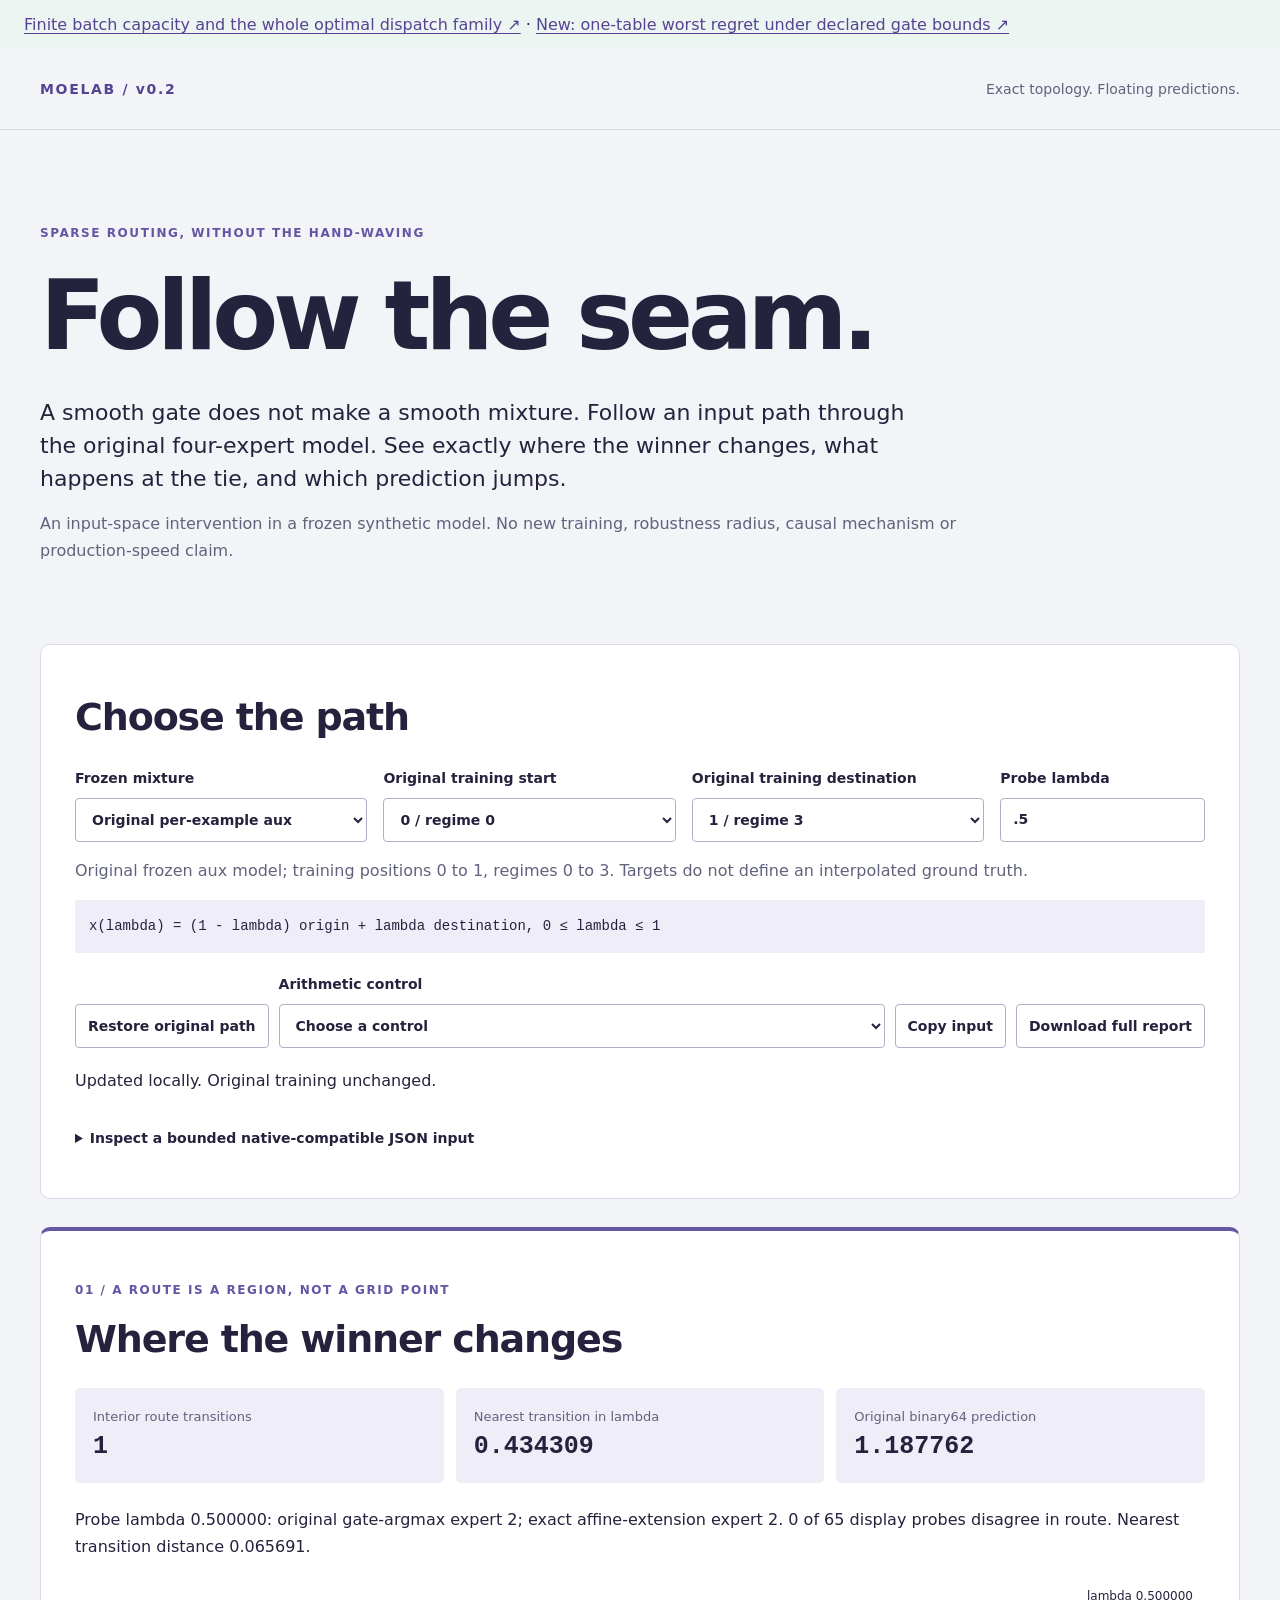
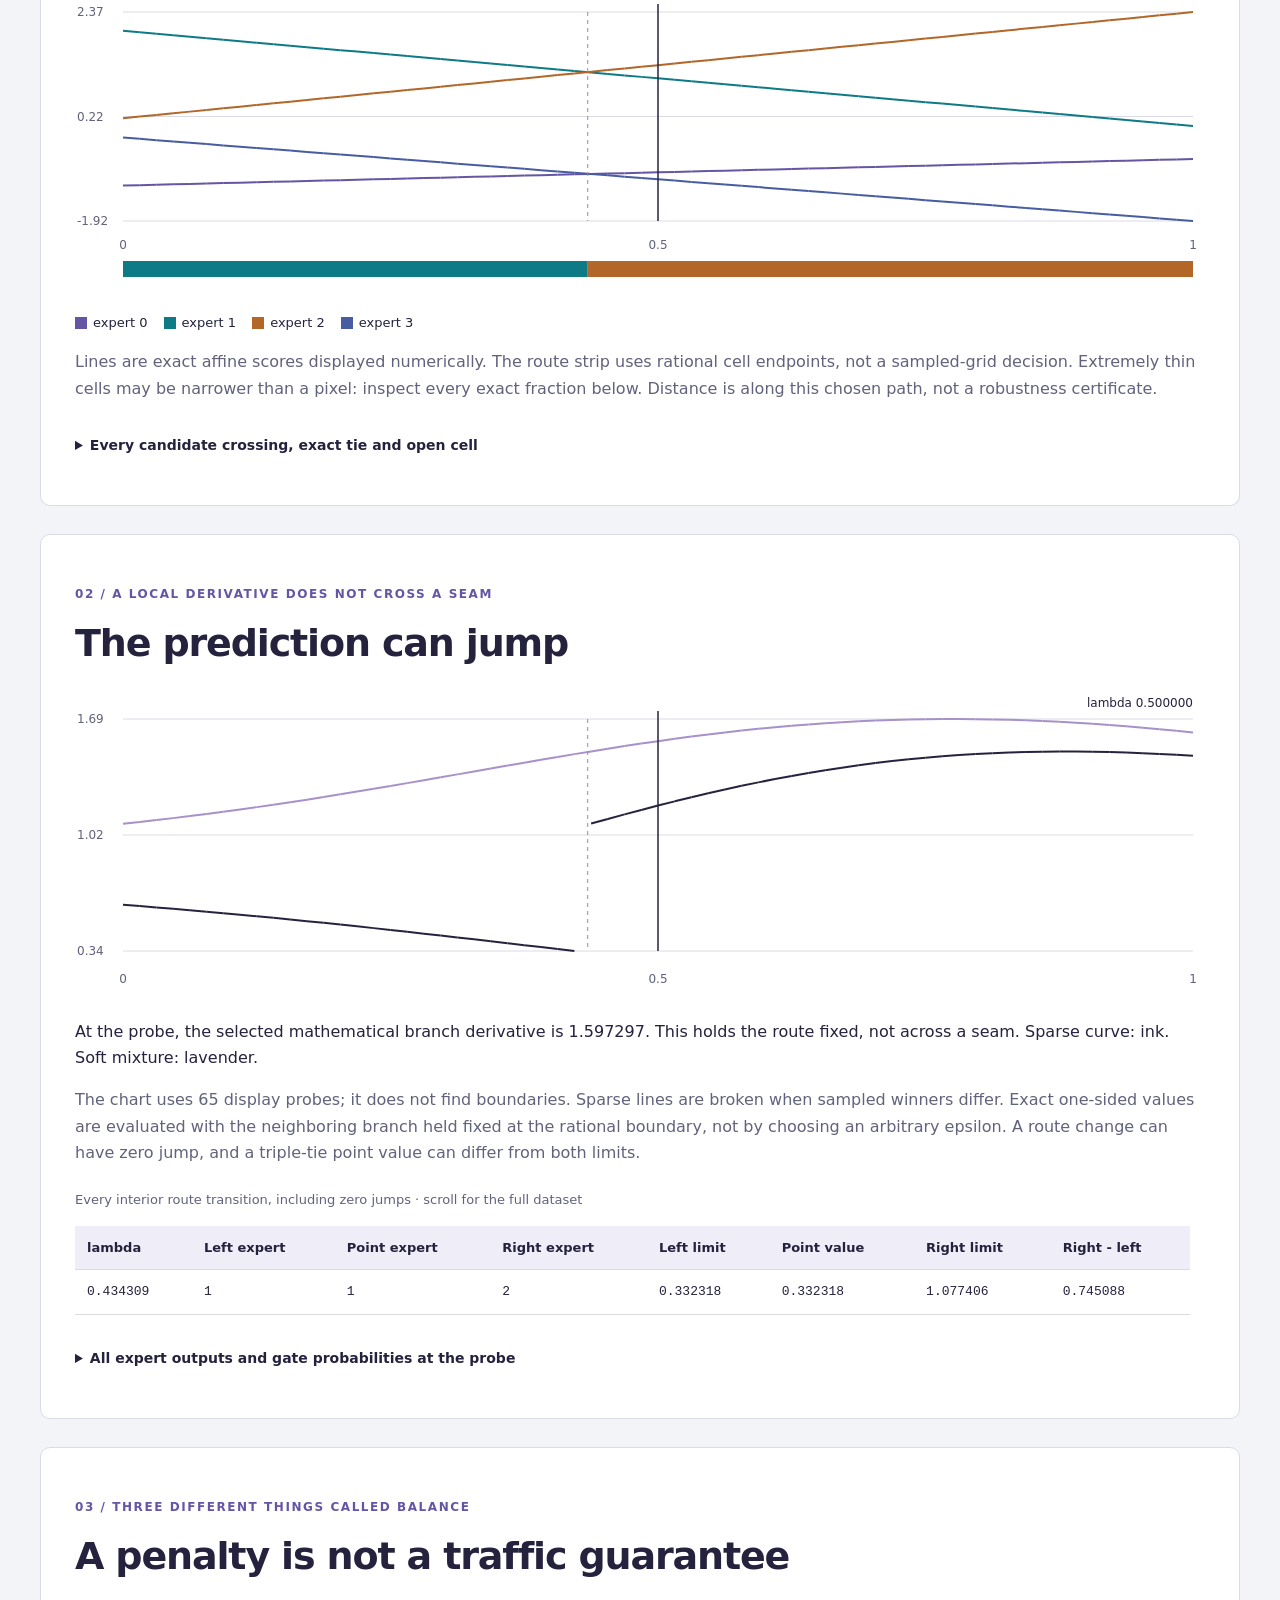
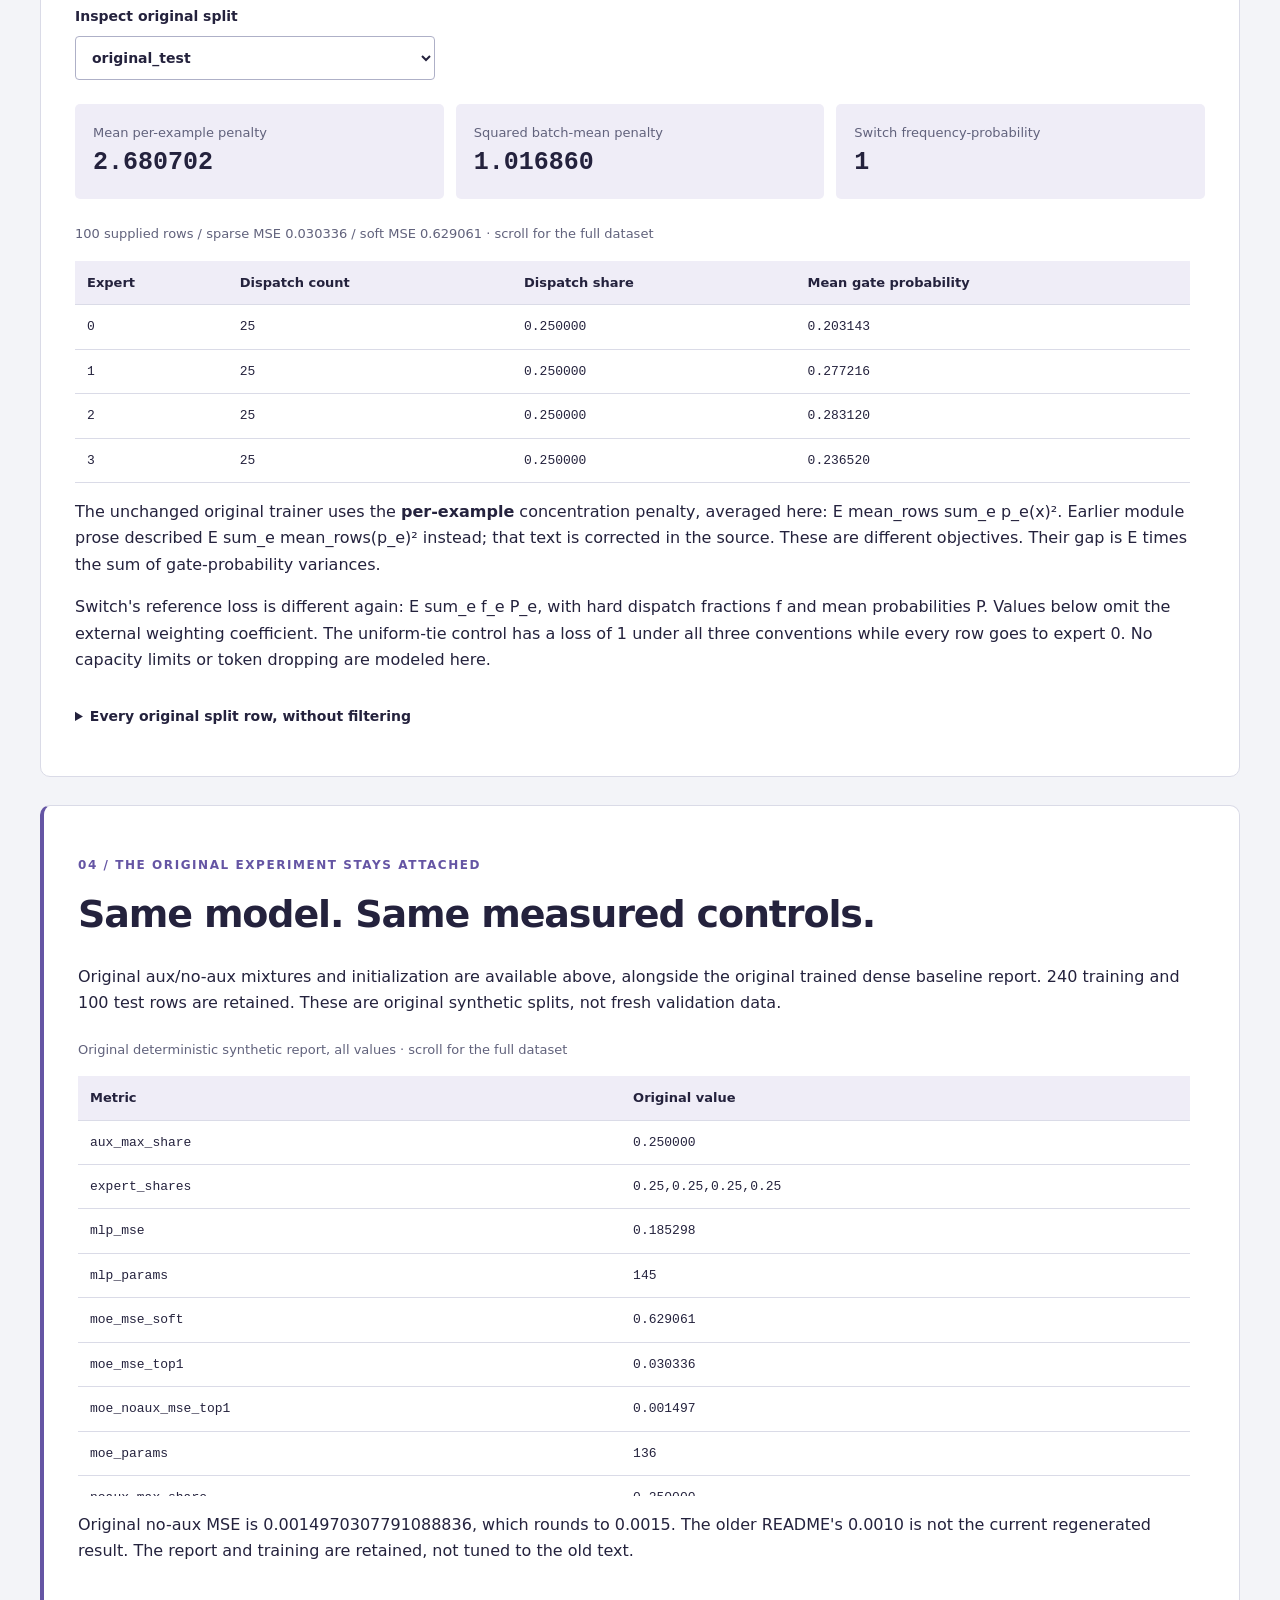
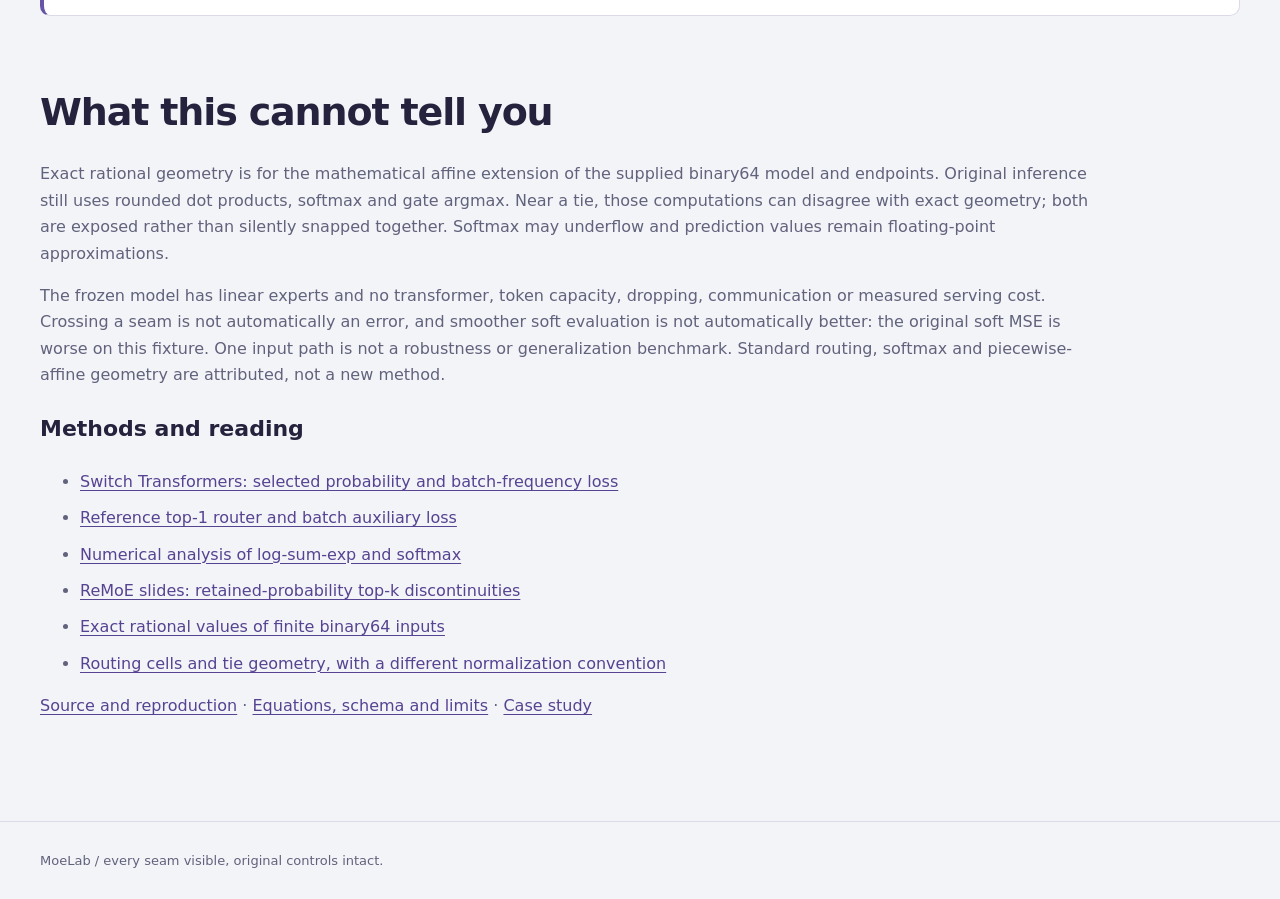
<file: docs/index.html>
<!doctype html><html lang="en"><head><meta charset="utf-8"><meta name="viewport" content="width=device-width,initial-scale=1"><title>MoeLab: follow the routing seam</title><meta name="description" content="Exact affine top-1 route cells, point ties and finite prediction jumps, with original sparse and dense experiments retained."><link rel="stylesheet" href="style.css"><script defer src="data.js"></script><script defer src="routes.js"></script><script defer src="app.js"></script></head><body>
<p style="padding:12px 24px;margin:0;background:#edf5f2"><a href="capacity.html">Finite batch capacity and the whole optimal dispatch family ↗</a> · <a href="gate.html">New: one-table worst regret under declared gate bounds ↗</a></p><header><a href="https://github.com/midya8/moelab">MOELAB / v0.2</a><span>Exact topology. Floating predictions.</span></header><main><section class="hero"><p class="eyebrow">SPARSE ROUTING, WITHOUT THE HAND-WAVING</p><h1>Follow the seam.</h1><p class="intro">A smooth gate does not make a smooth mixture. Follow an input path through the original four-expert model. See exactly where the winner changes, what happens at the tie, and which prediction jumps.</p><p class="muted">An input-space intervention in a frozen synthetic model. No new training, robustness radius, causal mechanism or production-speed claim.</p></section>
<section class="panel"><h2>Choose the path</h2><div class="controls"><label>Frozen mixture<select id="model"></select></label><label>Original training start<select id="start"></select></label><label>Original training destination<select id="end"></select></label><label>Probe lambda<input id="probe" type="number" min="0" max="1" step="0.01" value="0.5"></label></div><p id="path-note" class="muted"></p><p class="formula">x(lambda) = (1 - lambda) origin + lambda destination, 0 ≤ lambda ≤ 1</p><div class="buttons"><button id="reset">Restore original path</button><label>Arithmetic control<select id="control"><option value="">Choose a control</option></select></label><button id="copy">Copy input</button><button id="download">Download full report</button></div><p id="status" role="status" aria-live="polite"></p><details><summary>Inspect a bounded native-compatible JSON input</summary><p>1..32 inputs, 2..16 experts, up to four splits and 512 evaluation rows. Nothing is uploaded. Duplicate keys are rejected.</p><textarea id="custom" aria-label="Custom model and path JSON" spellcheck="false"></textarea><button id="apply">Inspect JSON</button></details></section>
<div id="results"><section class="panel"><p class="eyebrow">01 / A ROUTE IS A REGION, NOT A GRID POINT</p><h2>Where the winner changes</h2><div class="facts"><div><span>Interior route transitions</span><strong id="transition-count"></strong></div><div><span>Nearest transition in lambda</span><strong id="nearest"></strong></div><div><span>Original binary64 prediction</span><strong id="prediction"></strong></div></div><p id="probe-note"></p><div id="router-chart" class="chart" role="img" aria-label="Affine router logits and exact winning route cells"></div><div id="legend" class="legend"></div><p class="muted">Lines are exact affine scores displayed numerically. The route strip uses rational cell endpoints, not a sampled-grid decision. Extremely thin cells may be narrower than a pixel: inspect every exact fraction below. Distance is along this chosen path, not a robustness certificate.</p><details><summary>Every candidate crossing, exact tie and open cell</summary><p>Nonwinning crossings remain in this audit. Parallel identical lines remain co-maximal throughout a cell. Point ties choose the lowest expert index.</p><div id="point-table"></div><div id="cell-table"></div><div id="parallel-table"></div></details></section>
<section class="panel"><p class="eyebrow">02 / A LOCAL DERIVATIVE DOES NOT CROSS A SEAM</p><h2>The prediction can jump</h2><div id="output-chart" class="chart" role="img" aria-label="Sparse and soft predictions at 65 display probes; sparse lines break at route changes"></div><p id="derivative-note"></p><p class="muted">The chart uses 65 display probes; it does not find boundaries. Sparse lines are broken when sampled winners differ. Exact one-sided values are evaluated with the neighboring branch held fixed at the rational boundary, not by choosing an arbitrary epsilon. A route change can have zero jump, and a triple-tie point value can differ from both limits.</p><div id="boundary-table"></div><details><summary>All expert outputs and gate probabilities at the probe</summary><div id="probe-table"></div><p id="rounding-note"></p></details></section>
<section class="panel"><p class="eyebrow">03 / THREE DIFFERENT THINGS CALLED BALANCE</p><h2>A penalty is not a traffic guarantee</h2><label class="split-label">Inspect original split<select id="split"></select></label><div id="balance-facts" class="facts"></div><div id="share-table"></div><p>The unchanged original trainer uses the <strong>per-example</strong> concentration penalty, averaged here: E mean_rows sum_e p_e(x)². Earlier module prose described E sum_e mean_rows(p_e)² instead; that text is corrected in the source. These are different objectives. Their gap is E times the sum of gate-probability variances.</p><p>Switch's reference loss is different again: E sum_e f_e P_e, with hard dispatch fractions f and mean probabilities P. Values below omit the external weighting coefficient. The uniform-tie control has a loss of 1 under all three conventions while every row goes to expert 0. No capacity limits or token dropping are modeled here.</p><details><summary>Every original split row, without filtering</summary><p>Targets only enter descriptive MSE. They never change route geometry or the frozen model.</p><div id="evaluation-table"></div></details></section>
<section class="panel original"><p class="eyebrow">04 / THE ORIGINAL EXPERIMENT STAYS ATTACHED</p><h2>Same model. Same measured controls.</h2><p>Original aux/no-aux mixtures and initialization are available above, alongside the original trained dense baseline report. 240 training and 100 test rows are retained. These are original synthetic splits, not fresh validation data.</p><div id="original-table"></div><p>Original no-aux MSE is 0.0014970307791088836, which rounds to 0.0015. The older README's 0.0010 is not the current regenerated result. The report and training are retained, not tuned to the old text.</p></section></div>
<section class="limits"><h2>What this cannot tell you</h2><p>Exact rational geometry is for the mathematical affine extension of the supplied binary64 model and endpoints. Original inference still uses rounded dot products, softmax and gate argmax. Near a tie, those computations can disagree with exact geometry; both are exposed rather than silently snapped together. Softmax may underflow and prediction values remain floating-point approximations.</p><p>The frozen model has linear experts and no transformer, token capacity, dropping, communication or measured serving cost. Crossing a seam is not automatically an error, and smoother soft evaluation is not automatically better: the original soft MSE is worse on this fixture. One input path is not a robustness or generalization benchmark. Standard routing, softmax and piecewise-affine geometry are attributed, not a new method.</p><h3>Methods and reading</h3><ul><li><a href="https://arxiv.org/html/2101.03961v2">Switch Transformers: selected probability and batch-frequency loss</a></li><li><a href="https://github.com/huggingface/transformers/blob/main/src/transformers/models/switch_transformers/modeling_switch_transformers.py">Reference top-1 router and batch auxiliary loss</a></li><li><a href="https://academic.oup.com/imajna/article/41/4/2311/5893596">Numerical analysis of log-sum-exp and softmax</a></li><li><a href="https://iclr.cc/media/iclr-2025/Slides/31028.pdf">ReMoE slides: retained-probability top-k discontinuities</a></li><li><a href="https://docs.python.org/3/library/fractions.html">Exact rational values of finite binary64 inputs</a></li><li><a href="https://arxiv.org/html/2606.19036">Routing cells and tie geometry, with a different normalization convention</a></li></ul><p><a href="https://github.com/midya8/moelab">Source and reproduction</a> · <a href="https://github.com/midya8/moelab/blob/main/ROUTES.md">Equations, schema and limits</a> · <a href="https://github.com/midya8/Midya-portfolio/blob/main/projects/moelab.md">Case study</a></p></section></main><footer>MoeLab / every seam visible, original controls intact.</footer></body></html>
</file>
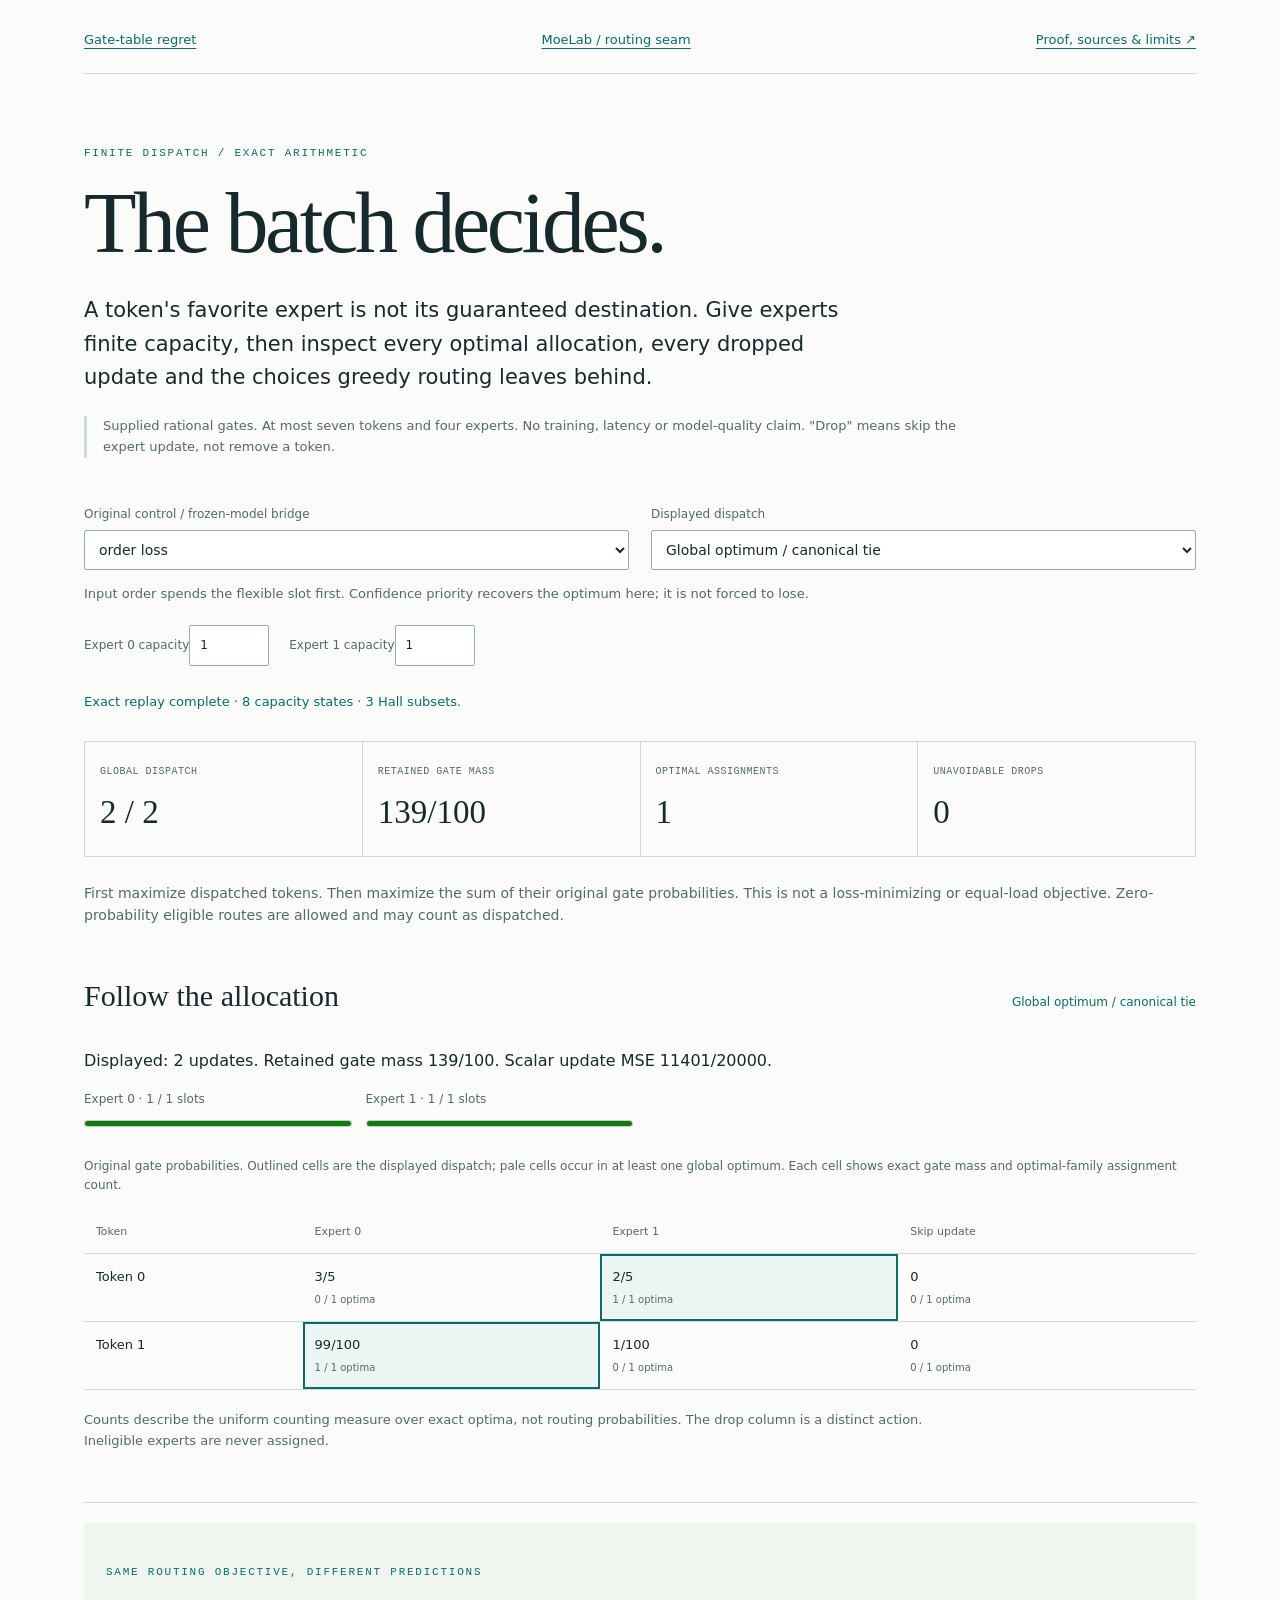
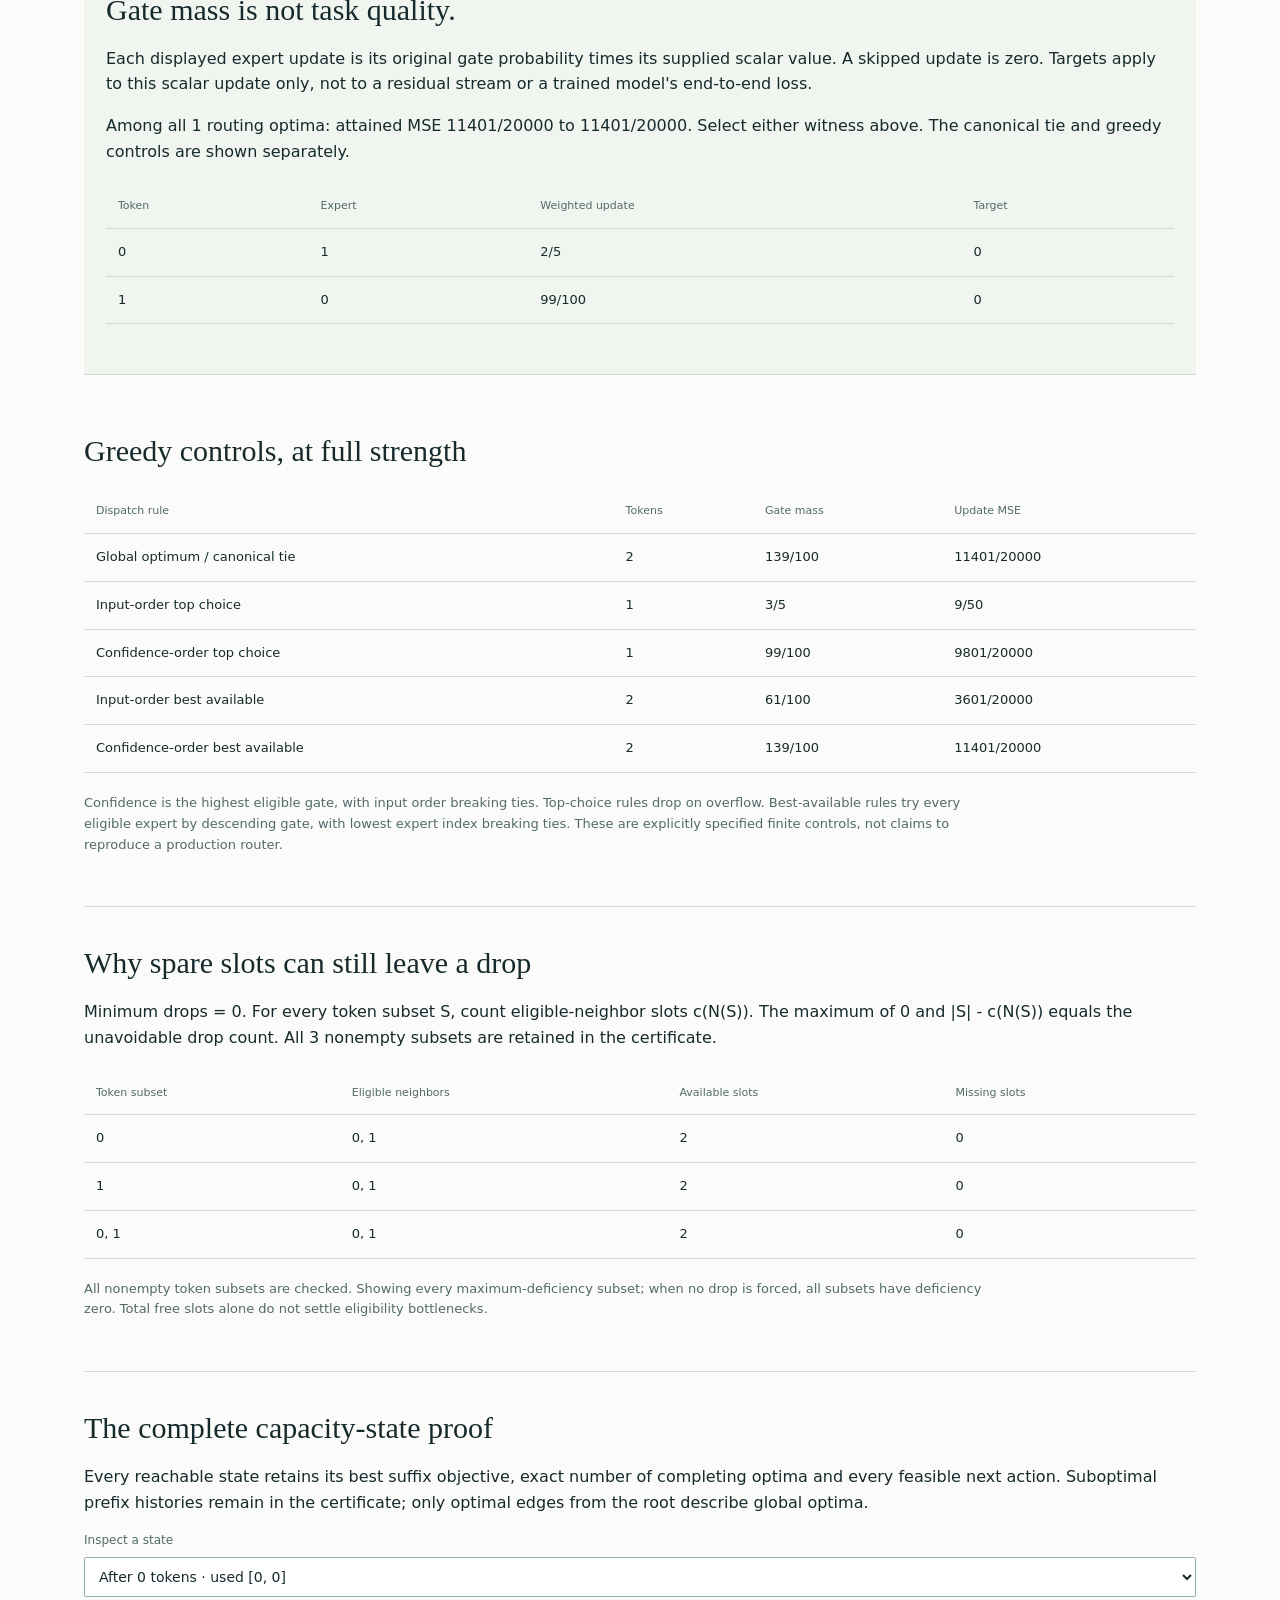
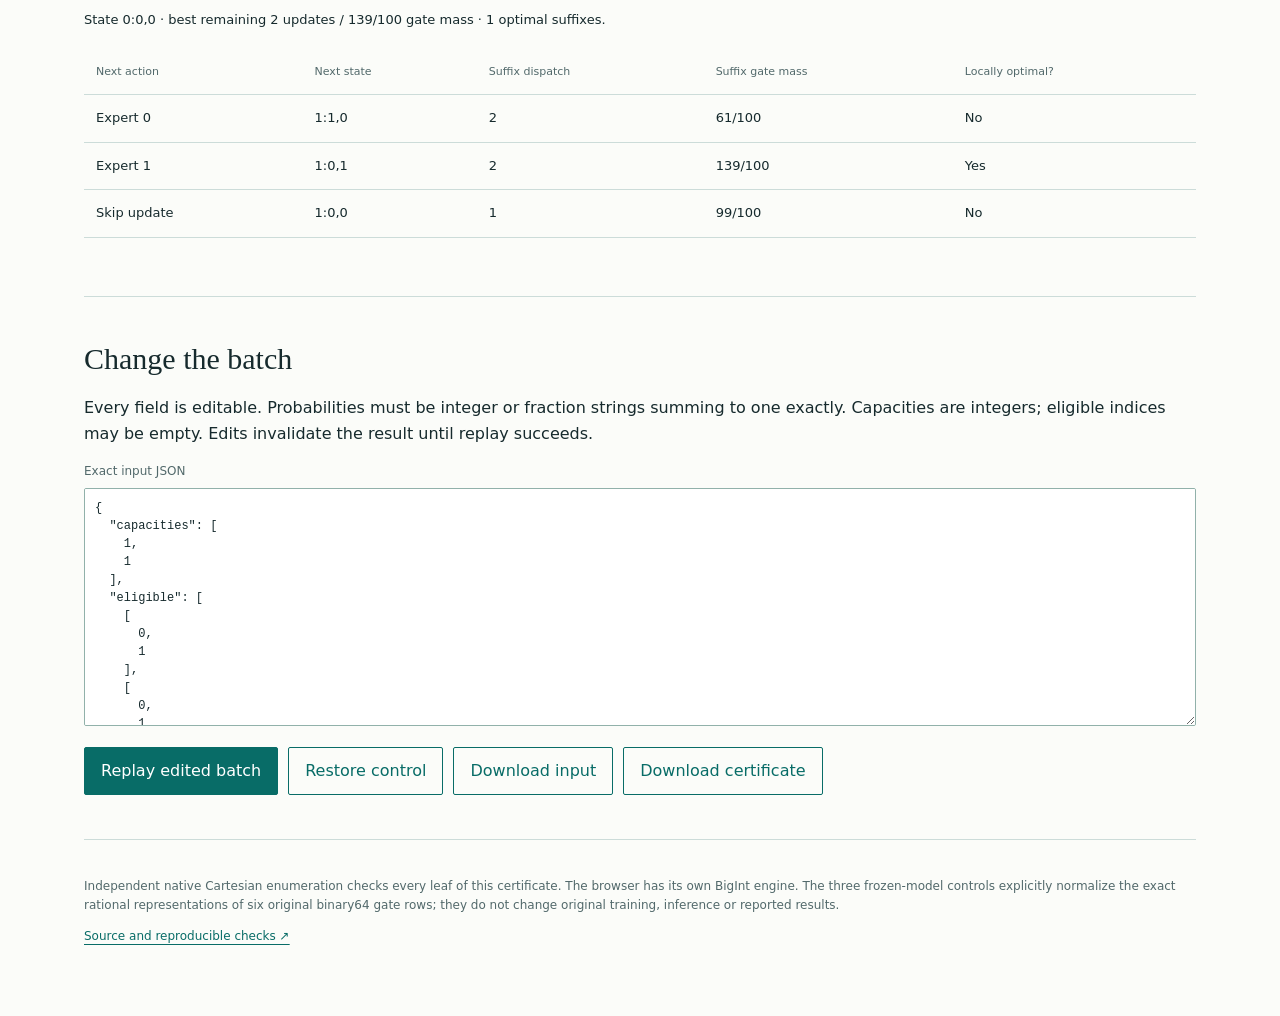
<file: docs/capacity.html>
<!doctype html>
<html lang="en"><head><meta charset="utf-8"><meta name="viewport" content="width=device-width,initial-scale=1"><title>MoeLab | The batch decides</title><link rel="stylesheet" href="capacity.css"><script defer src="capacity-engine.js"></script><script defer src="capacity-data.js"></script><script defer src="capacity-app.js"></script></head>
<body><main>
<nav><a href="gate.html">Gate-table regret</a><a href="index.html">MoeLab / routing seam</a><a href="https://github.com/midya8/moelab/blob/main/CAPACITY.md">Proof, sources & limits ↗</a></nav>
<header><p class="eyebrow">FINITE DISPATCH / EXACT ARITHMETIC</p><h1>The batch decides.</h1><p class="lede">A token's favorite expert is not its guaranteed destination. Give experts finite capacity, then inspect every optimal allocation, every dropped update and the choices greedy routing leaves behind.</p><p class="scope">Supplied rational gates. At most seven tokens and four experts. No training, latency or model-quality claim. "Drop" means skip the expert update, not remove a token.</p></header>
<noscript><p>This inspector needs JavaScript for exact BigInt arithmetic. The <a href="https://github.com/midya8/moelab/blob/main/CAPACITY.md">native evidence and CLI</a> work offline without this page.</p></noscript>
<section class="controls"><div><label for="fixture">Original control / frozen-model bridge</label><select id="fixture"></select></div><div><label for="strategy">Displayed dispatch</label><select id="strategy"><option value="canonical">Global optimum / canonical tie</option><option value="minimum_witness">Global optimum / least update error</option><option value="maximum_witness">Global optimum / most update error</option><option value="ordered_top_choice">Input-order top choice / no reroute</option><option value="confidence_top_choice">Confidence-order top choice / no reroute</option><option value="ordered_best_available">Input-order best available</option><option value="confidence_best_available">Confidence-order best available</option></select></div></section>
<p id="description" class="note"></p><div id="capacities" class="capacity-controls"></div>
<div id="status" role="status" aria-live="polite"></div>
<section id="results">
<div class="metrics"><div><span>GLOBAL DISPATCH</span><strong id="dispatched"></strong></div><div><span>RETAINED GATE MASS</span><strong id="mass"></strong></div><div><span>OPTIMAL ASSIGNMENTS</span><strong id="count"></strong></div><div><span>UNAVOIDABLE DROPS</span><strong id="drops"></strong></div></div>
<p class="objective">First maximize dispatched tokens. Then maximize the sum of their original gate probabilities. This is not a loss-minimizing or equal-load objective. Zero-probability eligible routes are allowed and may count as dispatched.</p>
<section><div class="section-head"><h2>Follow the allocation</h2><span id="selected-name"></span></div><p id="selected-stats"></p><div id="loads" class="loads"></div><div class="scroll"><table id="allocation"><caption>Original gate probabilities. Outlined cells are the displayed dispatch; pale cells occur in at least one global optimum. Each cell shows exact gate mass and optimal-family assignment count.</caption><thead></thead><tbody></tbody></table></div><p class="note">Counts describe the uniform counting measure over exact optima, not routing probabilities. The drop column is a distinct action. Ineligible experts are never assigned.</p></section>
<section class="quality"><p class="eyebrow">SAME ROUTING OBJECTIVE, DIFFERENT PREDICTIONS</p><h2>Gate mass is not task quality.</h2><p>Each displayed expert update is its original gate probability times its supplied scalar value. A skipped update is zero. Targets apply to this scalar update only, not to a residual stream or a trained model's end-to-end loss.</p><p id="error-range"></p><div class="scroll"><table id="predictions"><thead><tr><th>Token</th><th>Expert</th><th>Weighted update</th><th>Target</th></tr></thead><tbody></tbody></table></div></section>
<section><h2>Greedy controls, at full strength</h2><div class="scroll"><table id="baselines"><thead><tr><th>Dispatch rule</th><th>Tokens</th><th>Gate mass</th><th>Update MSE</th></tr></thead><tbody></tbody></table></div><p class="note">Confidence is the highest eligible gate, with input order breaking ties. Top-choice rules drop on overflow. Best-available rules try every eligible expert by descending gate, with lowest expert index breaking ties. These are explicitly specified finite controls, not claims to reproduce a production router.</p></section>
<section><h2>Why spare slots can still leave a drop</h2><p id="hall-explain"></p><div class="scroll"><table id="hall"><thead><tr><th>Token subset</th><th>Eligible neighbors</th><th>Available slots</th><th>Missing slots</th></tr></thead><tbody></tbody></table></div><p class="note">All nonempty token subsets are checked. Showing every maximum-deficiency subset; when no drop is forced, all subsets have deficiency zero. Total free slots alone do not settle eligibility bottlenecks.</p></section>
<section><h2>The complete capacity-state proof</h2><p>Every reachable state retains its best suffix objective, exact number of completing optima and every feasible next action. Suboptimal prefix histories remain in the certificate; only optimal edges from the root describe global optima.</p><label for="state">Inspect a state</label><select id="state"></select><p id="state-detail"></p><div class="scroll"><table id="edges"><thead><tr><th>Next action</th><th>Next state</th><th>Suffix dispatch</th><th>Suffix gate mass</th><th>Locally optimal?</th></tr></thead><tbody></tbody></table></div></section>
</section>
<section class="editor"><h2>Change the batch</h2><p>Every field is editable. Probabilities must be integer or fraction strings summing to one exactly. Capacities are integers; eligible indices may be empty. Edits invalidate the result until replay succeeds.</p><label for="input">Exact input JSON</label><textarea id="input" rows="12" spellcheck="false"></textarea><div class="buttons"><button id="apply">Replay edited batch</button><button id="restore" class="secondary">Restore control</button><button id="download-input" class="secondary">Download input</button><button id="download-report" class="secondary">Download certificate</button></div></section>
<footer><p>Independent native Cartesian enumeration checks every leaf of this certificate. The browser has its own BigInt engine. The three frozen-model controls explicitly normalize the exact rational representations of six original binary64 gate rows; they do not change original training, inference or reported results.</p><a href="https://github.com/midya8/moelab">Source and reproducible checks ↗</a></footer>
</main></body></html>
</file>
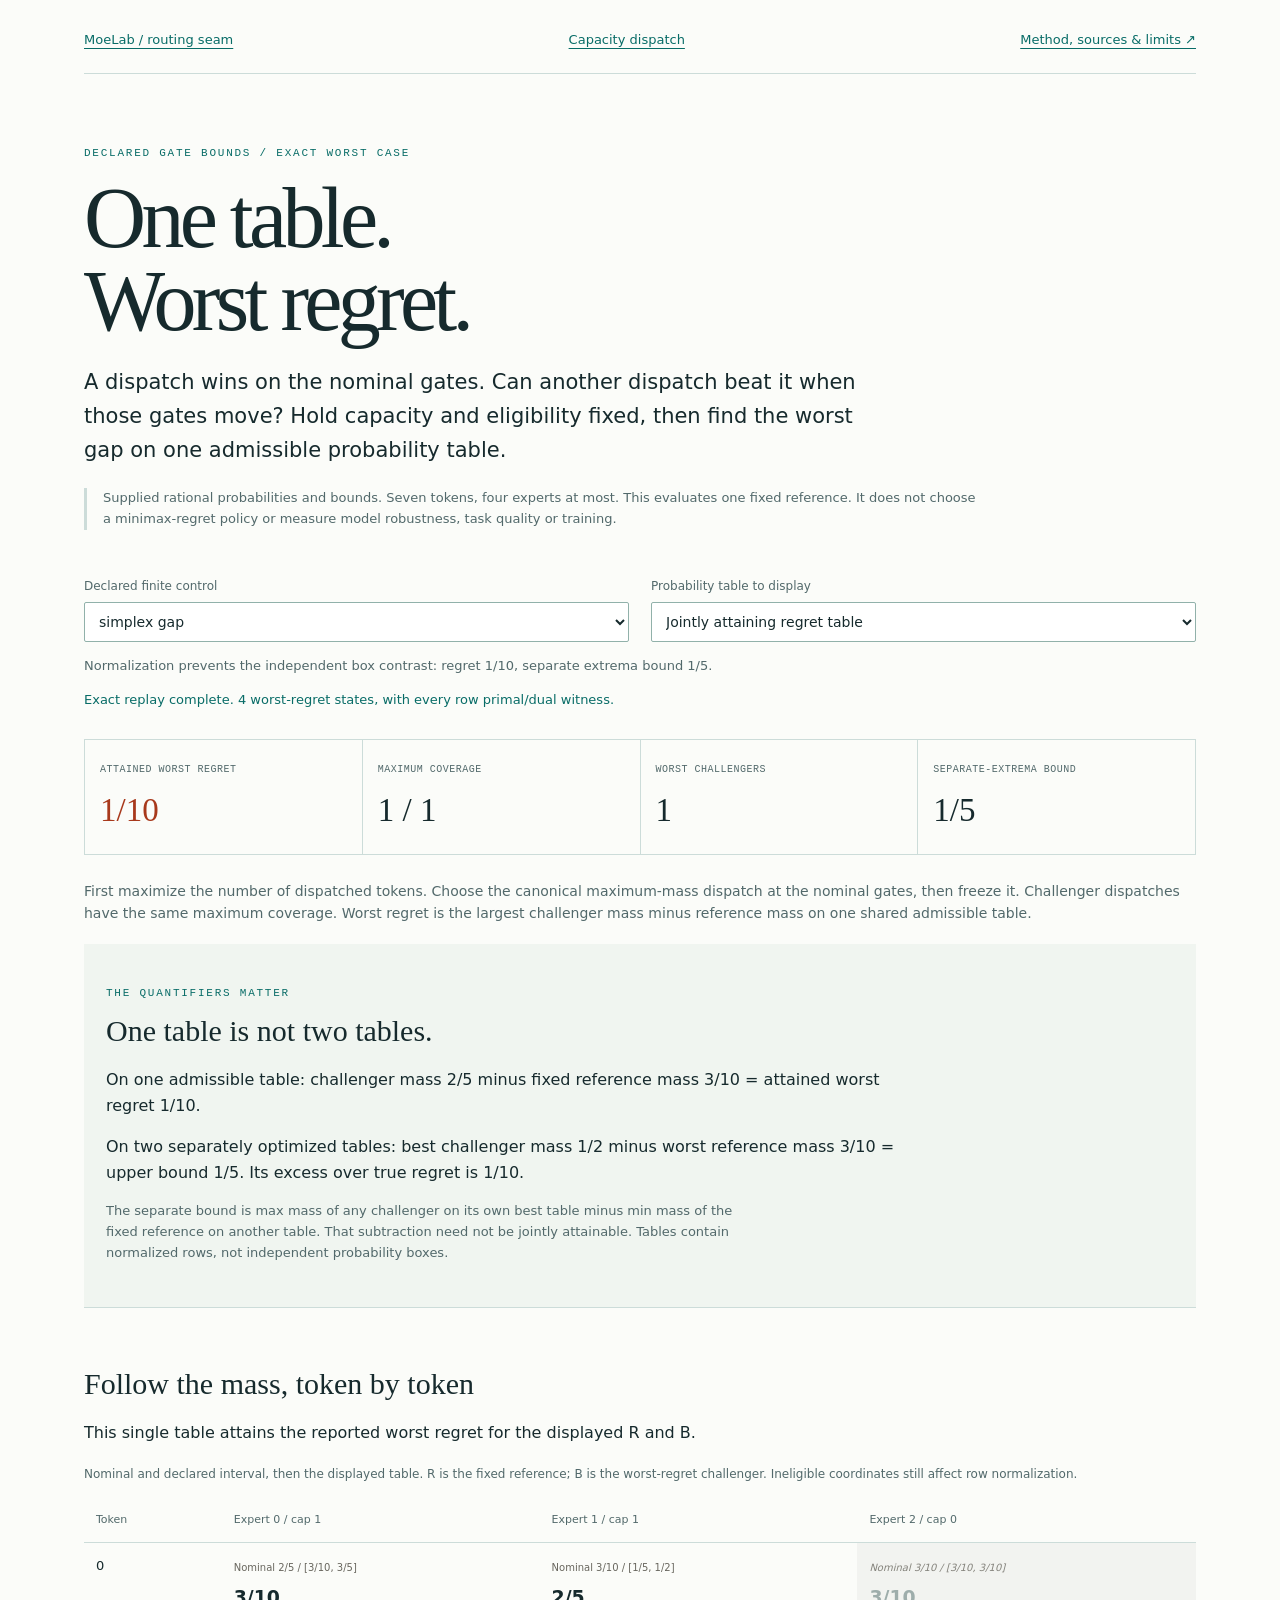
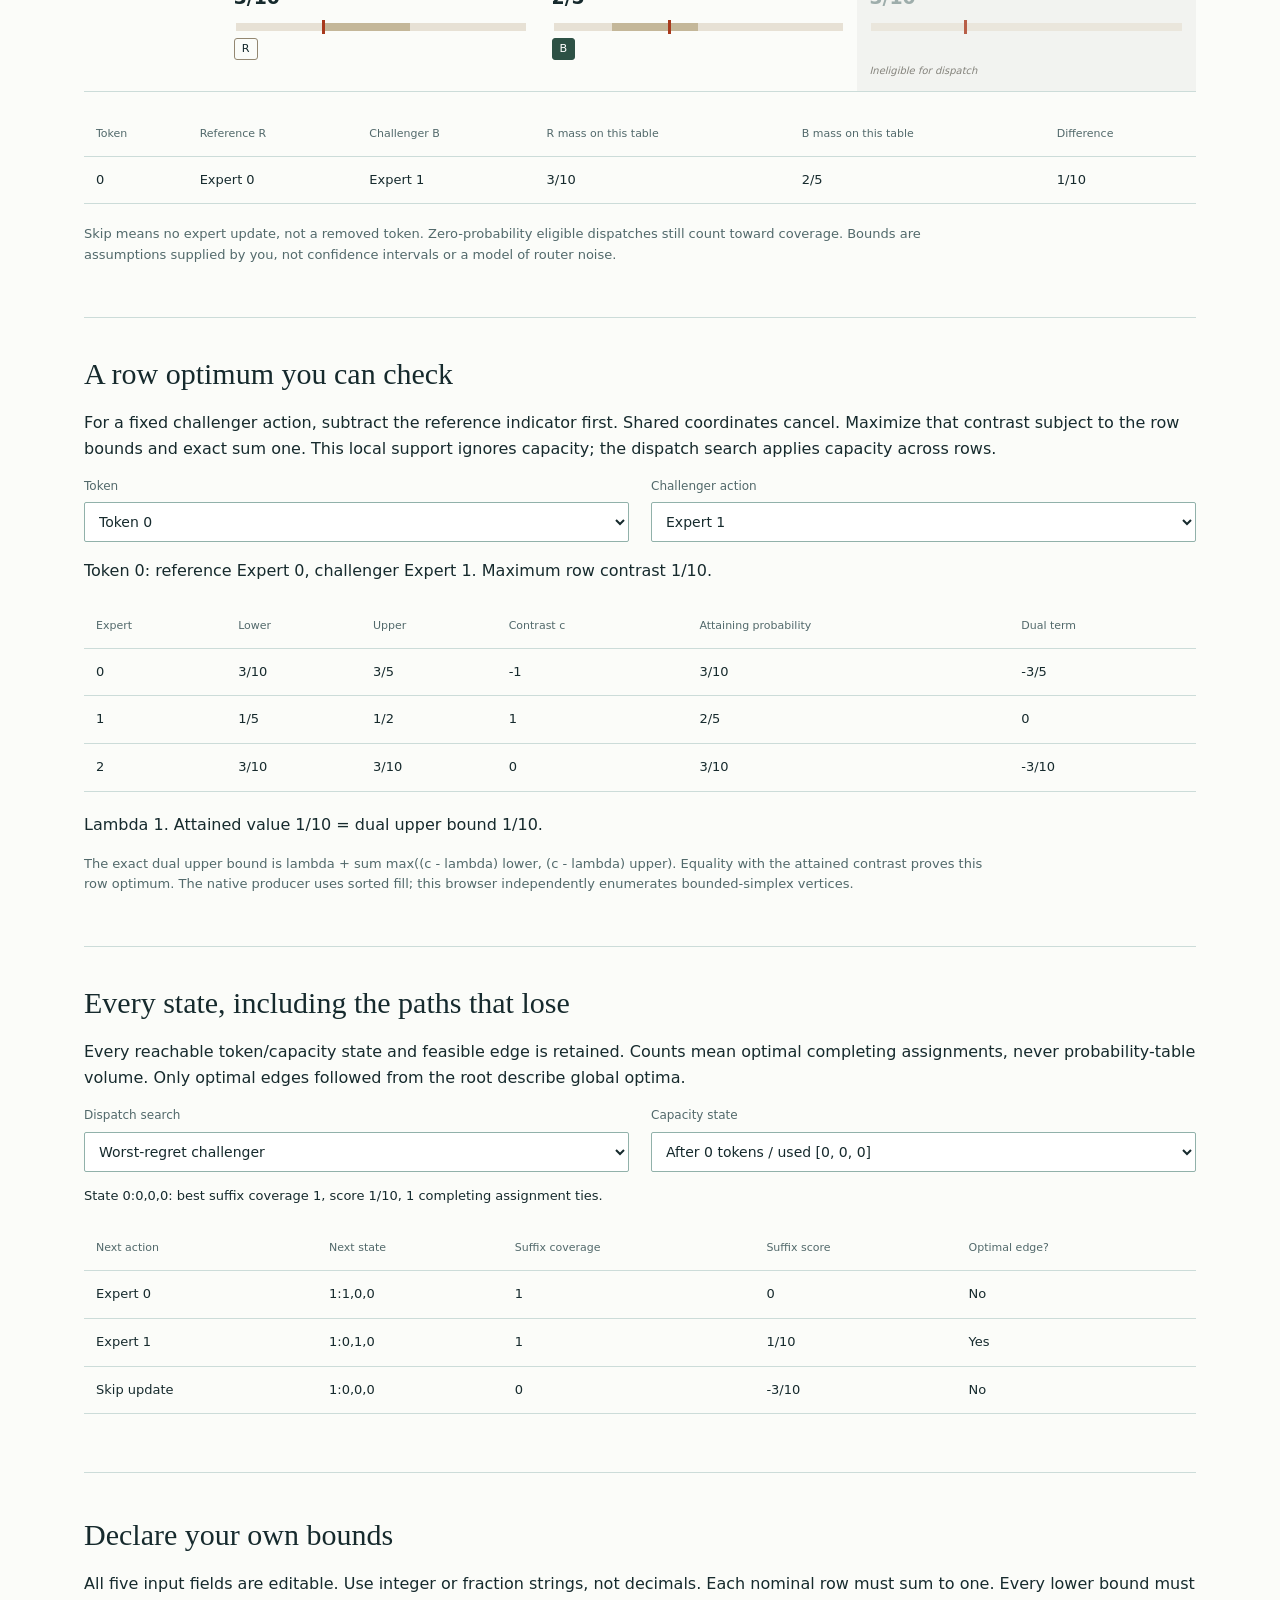
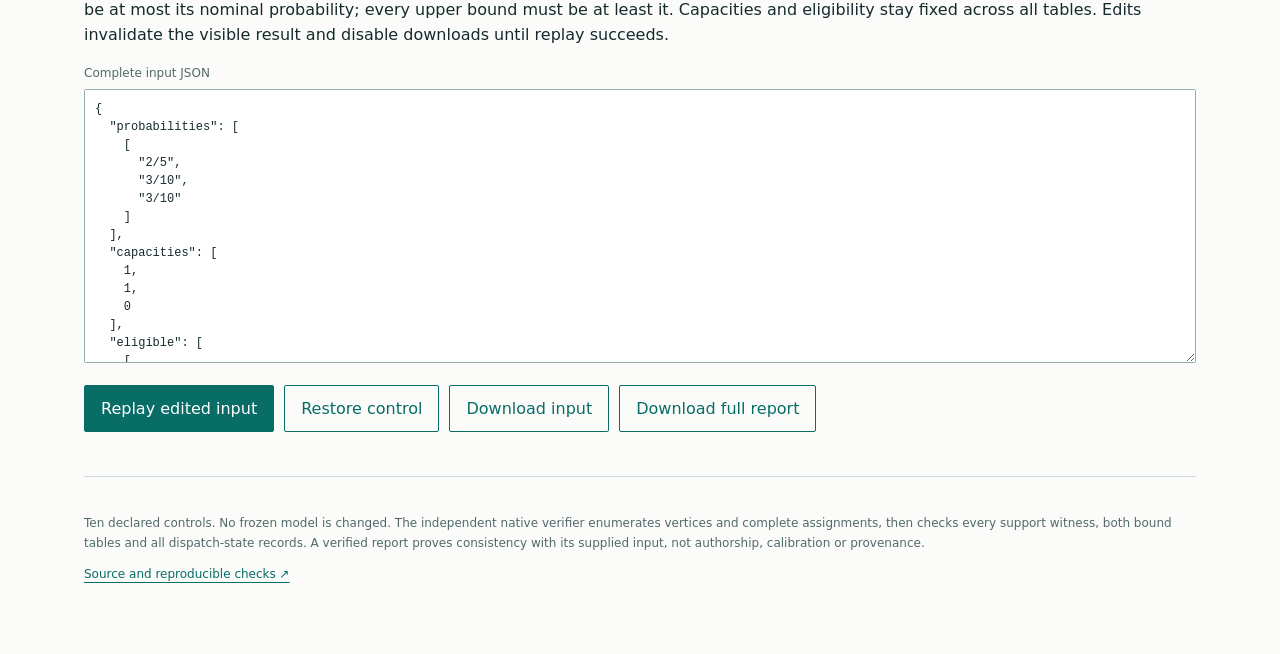
<file: docs/gate.html>
<!doctype html>
<html lang="en"><head><meta charset="utf-8"><meta name="viewport" content="width=device-width,initial-scale=1"><title>MoeLab | One table, worst regret</title><link rel="stylesheet" href="capacity.css"><link rel="stylesheet" href="gate.css"><script defer src="capacity-engine.js"></script><script defer src="gate-engine.js"></script><script defer src="gate-data.js"></script><script defer src="gate-app.js"></script></head>
<body><main>
<nav><a href="index.html">MoeLab / routing seam</a><a href="capacity.html">Capacity dispatch</a><a href="https://github.com/midya8/moelab/blob/main/GATE-REGRET.md">Method, sources & limits ↗</a></nav>
<header><p class="eyebrow">DECLARED GATE BOUNDS / EXACT WORST CASE</p><h1>One table.<br>Worst regret.</h1><p class="lede">A dispatch wins on the nominal gates. Can another dispatch beat it when those gates move? Hold capacity and eligibility fixed, then find the worst gap on one admissible probability table.</p><p class="scope">Supplied rational probabilities and bounds. Seven tokens, four experts at most. This evaluates one fixed reference. It does not choose a minimax-regret policy or measure model robustness, task quality or training.</p></header>
<noscript><p>This inspector needs JavaScript for exact BigInt arithmetic. The <a href="https://github.com/midya8/moelab/blob/main/GATE-REGRET.md">native audit and independent verifier</a> work offline.</p></noscript>
<section class="controls"><div><label for="fixture">Declared finite control</label><select id="fixture"></select></div><div><label for="table-kind">Probability table to display</label><select id="table-kind"><option value="shared">Jointly attaining regret table</option><option value="best">Separate challenger-best table</option><option value="minimum">Separate reference-worst table</option></select></div></section>
<p id="description" class="note"></p><div id="status" role="status" aria-live="polite"></div>
<section id="results">
<div class="metrics"><div><span>ATTAINED WORST REGRET</span><strong id="regret"></strong></div><div><span>MAXIMUM COVERAGE</span><strong id="coverage"></strong></div><div><span>WORST CHALLENGERS</span><strong id="count"></strong></div><div><span>SEPARATE-EXTREMA BOUND</span><strong id="bound"></strong></div></div>
<p class="objective">First maximize the number of dispatched tokens. Choose the canonical maximum-mass dispatch at the nominal gates, then freeze it. Challenger dispatches have the same maximum coverage. Worst regret is the largest challenger mass minus reference mass on one shared admissible table.</p>
<section class="quality"><p class="eyebrow">THE QUANTIFIERS MATTER</p><h2>One table is not two tables.</h2><p id="joint-explain"></p><p id="separate-explain"></p><p class="note">The separate bound is max mass of any challenger on its own best table minus min mass of the fixed reference on another table. That subtraction need not be jointly attainable. Tables contain normalized rows, not independent probability boxes.</p></section>
<section><h2>Follow the mass, token by token</h2><p id="table-explain"></p><div class="scroll"><table id="allocation"><caption>Nominal and declared interval, then the displayed table. R is the fixed reference; B is the worst-regret challenger. Ineligible coordinates still affect row normalization.</caption><thead></thead><tbody></tbody></table></div><div class="scroll"><table id="routes"><thead><tr><th>Token</th><th>Reference R</th><th>Challenger B</th><th>R mass on this table</th><th>B mass on this table</th><th>Difference</th></tr></thead><tbody></tbody></table></div><p class="note">Skip means no expert update, not a removed token. Zero-probability eligible dispatches still count toward coverage. Bounds are assumptions supplied by you, not confidence intervals or a model of router noise.</p></section>
<section><h2>A row optimum you can check</h2><p>For a fixed challenger action, subtract the reference indicator first. Shared coordinates cancel. Maximize that contrast subject to the row bounds and exact sum one. This local support ignores capacity; the dispatch search applies capacity across rows.</p><div class="controls"><div><label for="token">Token</label><select id="token"></select></div><div><label for="action">Challenger action</label><select id="action"></select></div></div><p id="support-explain"></p><div class="scroll"><table id="support"><thead><tr><th>Expert</th><th>Lower</th><th>Upper</th><th>Contrast c</th><th>Attaining probability</th><th>Dual term</th></tr></thead><tbody></tbody></table></div><p id="dual-explain"></p><p class="note">The exact dual upper bound is lambda + sum max((c - lambda) lower, (c - lambda) upper). Equality with the attained contrast proves this row optimum. The native producer uses sorted fill; this browser independently enumerates bounded-simplex vertices.</p></section>
<section><h2>Every state, including the paths that lose</h2><p>Every reachable token/capacity state and feasible edge is retained. Counts mean optimal completing assignments, never probability-table volume. Only optimal edges followed from the root describe global optima.</p><div class="controls"><div><label for="search">Dispatch search</label><select id="search"><option value="worst">Worst-regret challenger</option><option value="nominal">Nominal reference selection</option><option value="separate">Separate challenger-best bound</option></select></div><div><label for="state">Capacity state</label><select id="state"></select></div></div><p id="state-detail"></p><div class="scroll"><table id="edges"><thead><tr><th>Next action</th><th>Next state</th><th>Suffix coverage</th><th>Suffix score</th><th>Optimal edge?</th></tr></thead><tbody></tbody></table></div></section>
</section>
<section class="editor"><h2>Declare your own bounds</h2><p>All five input fields are editable. Use integer or fraction strings, not decimals. Each nominal row must sum to one. Every lower bound must be at most its nominal probability; every upper bound must be at least it. Capacities and eligibility stay fixed across all tables. Edits invalidate the visible result and disable downloads until replay succeeds.</p><label for="input">Complete input JSON</label><textarea id="input" rows="14" spellcheck="false"></textarea><div class="buttons"><button id="apply">Replay edited input</button><button id="restore" class="secondary">Restore control</button><button id="download-input" class="secondary">Download input</button><button id="download-report" class="secondary">Download full report</button></div></section>
<footer><p>Ten declared controls. No frozen model is changed. The independent native verifier enumerates vertices and complete assignments, then checks every support witness, both bound tables and all dispatch-state records. A verified report proves consistency with its supplied input, not authorship, calibration or provenance.</p><a href="https://github.com/midya8/moelab">Source and reproducible checks ↗</a></footer>
</main></body></html>
</file>
<file: docs/style.css>
:root{color-scheme:light;--bg:#f3f4f8;--paper:#fff;--ink:#24223d;--muted:#61627c;--accent:#6555a4;--line:#dadbe7;--tint:#efedf7;--warn:#ad492c}*{box-sizing:border-box}body{margin:0;background:var(--bg);color:var(--ink);font-family:system-ui,-apple-system,BlinkMacSystemFont,"Segoe UI",sans-serif;font-size:16px;line-height:1.65}header,footer{max-width:1400px;margin:auto;padding:28px 40px;border-bottom:1px solid var(--line);display:flex;justify-content:space-between;gap:20px}header a{text-decoration:none;font-size:14px;letter-spacing:.12em;font-weight:750}header span{color:var(--muted);font-size:14px}main{max-width:1280px;margin:auto;padding:0 40px}a{color:#564391;text-underline-offset:3px}.hero{max-width:950px;padding:78px 0 64px}.eyebrow{font-size:12px;letter-spacing:.13em;font-weight:750;color:var(--accent)}h1{font-size:clamp(48px,7.5vw,104px);letter-spacing:-.055em;line-height:1.02;margin:24px 0 30px;max-width:850px}h2{font-size:clamp(25px,3vw,38px);letter-spacing:-.03em;line-height:1.2;margin:16px 0 26px}h3{font-size:22px}.intro{font-size:22px;line-height:1.5;max-width:890px}.muted{color:var(--muted)}p{margin:16px 0}.panel{background:var(--paper);padding:34px;border:1px solid var(--line);border-radius:10px;margin-bottom:28px}.panel:first-of-type{border-top:4px solid var(--accent)}.controls{display:grid;grid-template-columns:1fr 1fr 1fr .7fr;gap:16px}label{display:flex;flex-direction:column;gap:8px;font-weight:650;font-size:14px}button,input,select,textarea{font:inherit;color:inherit;border:1px solid #aeb0c7;border-radius:4px;background:white}button,input,select{min-height:44px;padding:9px 12px}select{width:100%;min-width:0}button{cursor:pointer;font-size:14px;font-weight:650}button:hover{background:var(--tint)}button:focus-visible,input:focus-visible,select:focus-visible,summary:focus-visible,textarea:focus-visible{outline:3px solid #8271b7;outline-offset:3px}button:disabled,select:disabled{color:#85869b;background:#f5f5f8;cursor:default}.buttons{display:flex;align-items:end;flex-wrap:wrap;gap:10px;margin:20px 0}.buttons label{min-width:220px;flex:1}.formula{background:var(--tint);padding:14px;font:14px/1.8 ui-monospace,monospace;overflow-wrap:anywhere}.facts{display:grid;grid-template-columns:repeat(3,minmax(0,1fr));gap:12px;margin:24px 0}.facts>div{background:var(--tint);border-radius:5px;padding:18px}.facts span{display:block;font-size:13px;color:var(--muted)}.facts strong{font-size:25px;font-family:ui-monospace,monospace;line-height:1.5;overflow-wrap:anywhere}.chart{margin:26px 0;overflow:hidden}.chart svg{display:block;width:100%;height:auto}.legend{display:flex;flex-wrap:wrap;gap:16px;font-size:13px}.legend span{display:inline-flex;gap:6px;align-items:center}.legend i{width:12px;height:12px}.table-scroll{max-height:420px;overflow:auto;overscroll-behavior:contain;scrollbar-gutter:stable}.table-caption{font-size:13px;color:var(--muted);margin-top:22px;overflow-wrap:anywhere}table{width:100%;border-collapse:collapse;font-size:13px;white-space:nowrap}th,td{padding:11px 12px;border-bottom:1px solid var(--line);text-align:left}th{background:var(--tint);font-family:inherit;position:sticky;top:0;z-index:1}td{font-family:ui-monospace,monospace}summary{cursor:pointer;font-size:14px;min-height:44px;padding:14px 0;font-weight:700}textarea{width:100%;min-height:170px;resize:vertical;font:12px/1.6 ui-monospace,monospace;padding:12px}details{margin-top:18px}details>button{margin-top:10px}#status.error{color:var(--warn)}.split-label{max-width:360px}.original{border-left:4px solid var(--accent)}.limits{padding:30px 0 60px;color:var(--muted);max-width:1050px}.limits h2,.limits h3{color:var(--ink)}li{margin:10px 0}footer{border-top:1px solid var(--line);border-bottom:0;color:var(--muted);font-size:13px;margin-top:25px}[hidden]{display:none!important}@media(max-width:800px){header,footer{padding:24px}main{padding:0 24px}.controls{grid-template-columns:1fr 1fr}.panel{padding:24px}.hero{padding:56px 0}.intro{font-size:20px}.facts{grid-template-columns:1fr}}@media(max-width:480px){header span{display:none}main{padding:0 14px}.panel{padding:18px}.controls{grid-template-columns:1fr}.buttons{align-items:stretch;flex-direction:column}.buttons label{min-width:0}button{width:100%}.intro{font-size:19px}.hero{padding-top:44px}h1{font-size:54px}.table-scroll{max-height:380px}.chart{margin-left:0;margin-right:0}}
</file>
<file: docs/capacity.css>
:root{color-scheme:light;--ink:#162a2d;--muted:#52696b;--accent:#086c67;--line:#ccdcd9;--pale:#edf5f2;--paper:#fbfcf9;--alert:#9b3e26}*{box-sizing:border-box}body{margin:0;background:var(--paper);color:var(--ink);font:16px/1.6 system-ui,sans-serif}main{max-width:1180px;margin:auto;padding:30px 34px}a{color:var(--accent);text-underline-offset:4px}nav{display:flex;justify-content:space-between;gap:20px;font-size:13px;padding-bottom:22px;border-bottom:1px solid var(--line)}header{padding:60px 0 34px;max-width:920px}.eyebrow{font:11px/1.5 ui-monospace,monospace;letter-spacing:.16em;color:var(--accent)}h1{font:clamp(48px,7vw,86px)/1.08 Georgia,serif;letter-spacing:-.04em;margin:16px 0 24px;font-weight:normal}h2{font:normal 30px/1.2 Georgia,serif;margin:0 0 18px}.lede{max-width:780px;font-size:21px;line-height:1.6}.scope,.note{color:var(--muted);font-size:13px;max-width:900px}.scope{border-left:3px solid var(--line);padding-left:16px}.controls{display:grid;grid-template-columns:1fr 1fr;gap:22px;margin:0 0 14px}label{display:block;font-size:12px;color:var(--muted);margin:0 0 6px}select,textarea,input,button{font:inherit}select,input,textarea{max-width:100%;color:var(--ink);background:white;border:1px solid #91b1aa;border-radius:2px;padding:10px}select{width:100%;font-size:14px}button{border:1px solid var(--accent);border-radius:2px;padding:10px 16px;background:var(--accent);color:white;cursor:pointer}.secondary{background:transparent;color:var(--accent)}button:disabled{opacity:.4;cursor:not-allowed}button:focus-visible,select:focus-visible,input:focus-visible,textarea:focus-visible{outline:3px solid #d27f26;outline-offset:3px}.capacity-controls{display:flex;gap:20px;flex-wrap:wrap;margin:20px 0}.capacity-controls input{width:80px}.metrics{display:grid;grid-template-columns:repeat(4,1fr);gap:1px;background:var(--line);border:1px solid var(--line);margin:25px 0}.metrics>div{background:var(--paper);padding:22px 15px;min-width:0}.metrics span{font:10px/1.5 ui-monospace,monospace;letter-spacing:.05em;display:block;color:var(--muted)}.metrics strong{display:block;font:normal 33px/1.3 Georgia,serif;margin-top:12px;overflow-wrap:anywhere}.objective{font-size:14px;color:var(--muted)}#results>section{padding:38px 0;border-bottom:1px solid var(--line)}.section-head{display:flex;justify-content:space-between;gap:20px;align-items:baseline}.section-head span{font-size:12px;color:var(--accent)}.scroll{overflow:auto;max-width:100%;margin:20px 0}table{width:100%;border-collapse:collapse;font-size:13px}caption{text-align:left;color:var(--muted);font-size:12px;padding:0 0 14px}th,td{padding:13px 12px;text-align:left;border-bottom:1px solid var(--line);vertical-align:top}th{font-weight:500;color:var(--muted);font-size:11px}td small{display:block;color:var(--muted);font-size:10px;margin-top:4px}td.support{background:var(--pale)}td.chosen{box-shadow:inset 0 0 0 2px var(--accent)}td.ineligible{color:#879a98;background:#f0f1ee}td{overflow-wrap:anywhere}#allocation td{min-width:100px}#allocation th:first-child,#allocation td:first-child{min-width:65px}.quality{background:#f0f5f0;padding:30px 22px!important;margin:20px 0}.loads{display:grid;grid-template-columns:repeat(4,1fr);gap:14px}.load{font-size:12px;color:var(--muted)}.load meter{width:100%;height:14px;display:block;margin:7px 0;accent-color:var(--accent)}#status{font-size:13px;min-height:24px;color:var(--accent)}#status.error{color:var(--alert)}#results[hidden]{display:none}.editor{margin:44px 0}textarea{width:100%;resize:vertical;font:12px/1.5 ui-monospace,monospace}.buttons{display:flex;flex-wrap:wrap;gap:10px;margin:14px 0}footer{border-top:1px solid var(--line);padding:25px 0 40px;color:var(--muted);font-size:12px}.exact{cursor:help}#state-detail{font-size:13px}.dirty{opacity:.45;pointer-events:none}@media(max-width:650px){main{padding:20px 18px}nav{font-size:11px;align-items:start}header{padding-top:36px}.lede{font-size:18px}.controls{grid-template-columns:1fr;gap:14px}.metrics{grid-template-columns:1fr 1fr}.metrics>div{padding:16px 12px}.metrics strong{font-size:27px}.loads{grid-template-columns:1fr 1fr}.section-head{display:block}h2{font-size:27px}.quality{padding:24px 12px!important}.buttons button{flex:1 1 140px}.capacity-controls{gap:12px}#results>section{padding:30px 0}}

.exact{white-space:nowrap}.metrics strong.approx{font-size:25px}@media(max-width:650px){.metrics strong.approx{font-size:22px}}
</file>
<file: docs/gate.css>
header h1 {max-width: 900px;line-height: .96;letter-spacing: -.055em;}
#regret {color: #a8391c;}
#allocation td {min-width: 150px;vertical-align: top;}
#allocation small {display: block;line-height: 1.55;color: #68665e;}
.gate-value {display: block;font-size: 1.18rem;margin: .4rem 0;font-weight: 650;}
.route-badges {min-height: 1.3rem;display:flex;gap:5px;}
.route-badges span {border:1px solid #938771;padding:1px 7px;border-radius:3px;font-size:.7rem;}
.route-badges .challenger {background:#2d5145;color:#fff;border-color:#2d5145;}
.interval-track {height:8px;background:#e7e1d5;position:relative;margin:.7rem 2px .4rem;}
.interval-track .range {position:absolute;height:8px;background:#c4b799;}
.interval-track .mark {position:absolute;height:14px;width:3px;top:-3px;background:#a8391c;transform:translateX(-1px);}
#allocation td.ineligible {opacity:.8;}
#allocation .ineligible small {font-style:italic;}
.quality p {max-width:80ch;}
#support-explain,#dual-explain {overflow-wrap:anywhere;}
#input {width:100%;box-sizing:border-box;}
</file>
